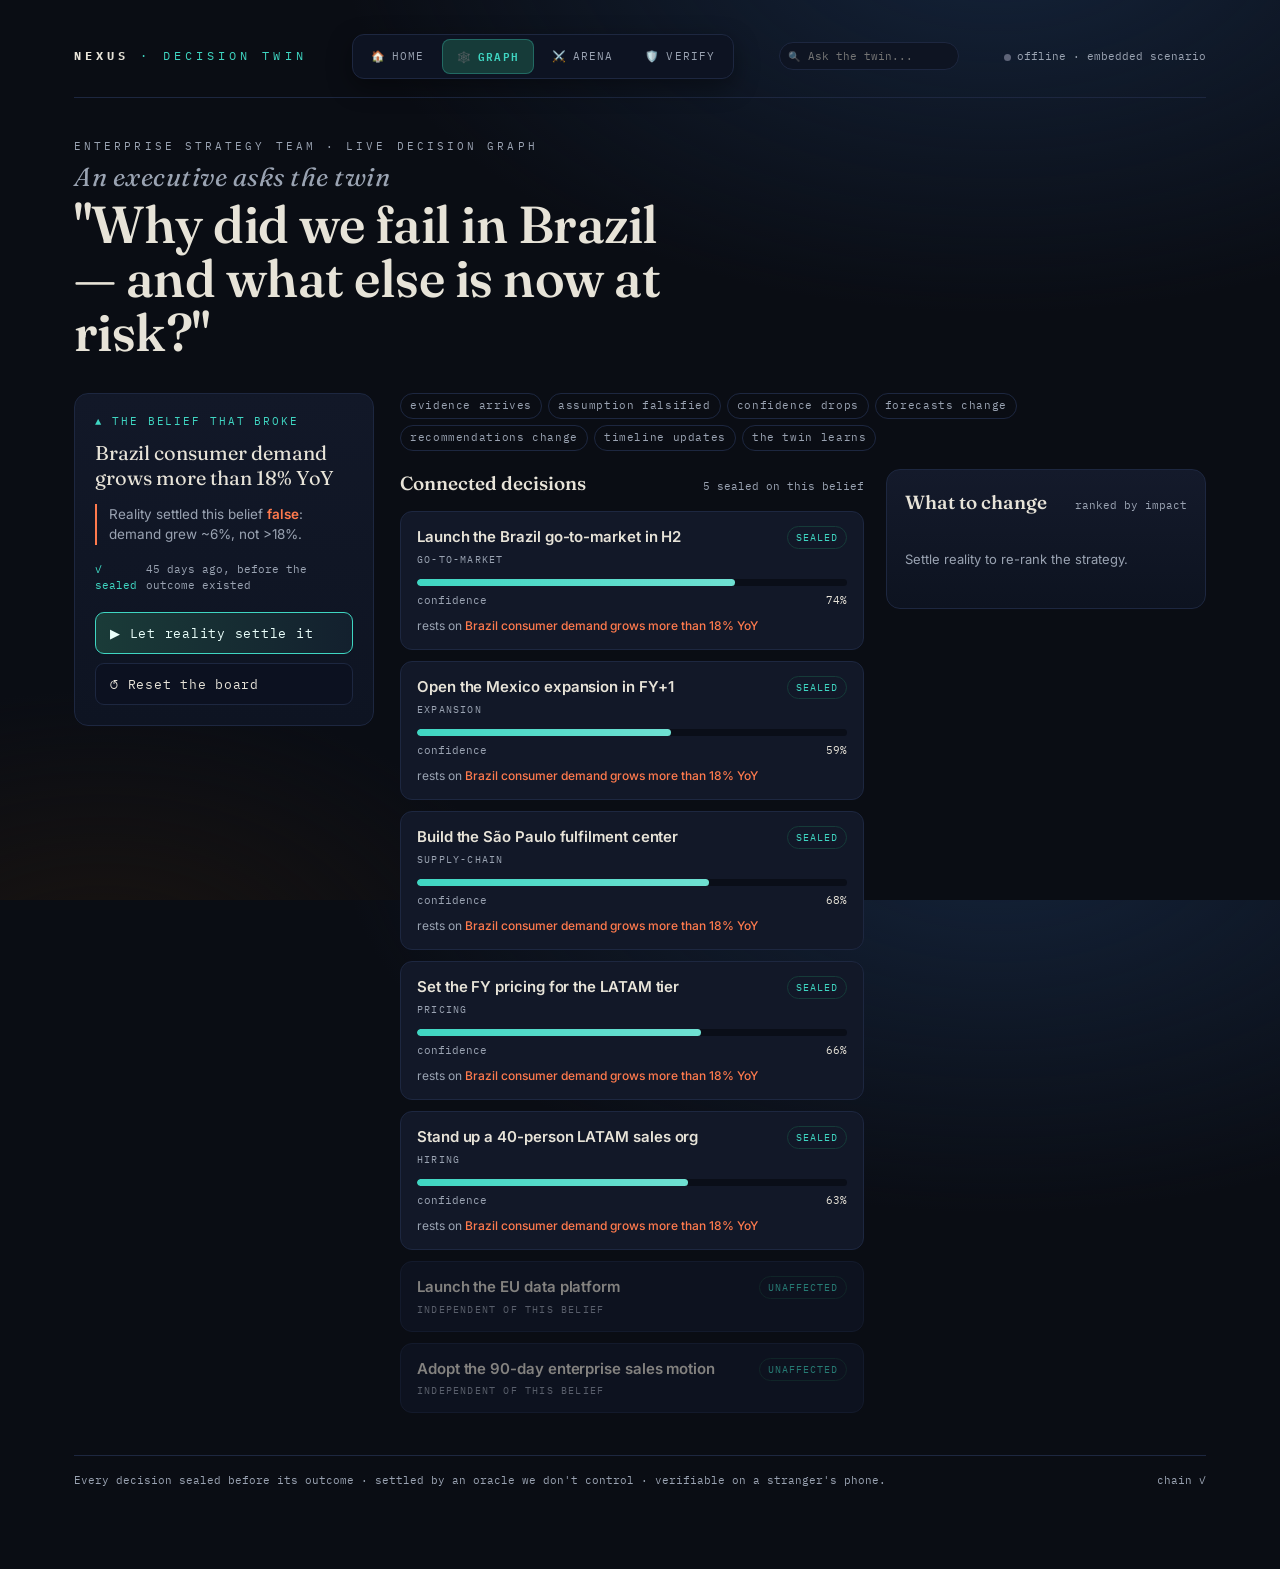
<file: nexus-landing/standalone/decision-graph.html>
<!doctype html>
<html lang="en">
<head>
<meta charset="utf-8" />
<meta name="viewport" content="width=device-width, initial-scale=1" />
<title>NEXUS · Decision Graph — when an assumption breaks</title>
<link rel="preconnect" href="https://fonts.googleapis.com">
<link rel="preconnect" href="https://fonts.gstatic.com" crossorigin>
<link href="https://fonts.googleapis.com/css2?family=Fraunces:opsz,wght@9..144,400;9..144,560&family=IBM+Plex+Mono:wght@400;500;600&family=Inter:wght@400;500;600&display=swap" rel="stylesheet">
<style>
  :root{
    --ink:#0a0d14; --ink-2:#0e1320; --panel:#121828; --line:#1d2740;
    --bone:#e7e3d8; --bone-dim:#9aa3b2; --mute:#5e6478;
    --verify:#3fd6c2;          /* sealed / verified truth */
    --verify-soft:#163b39;
    --ember:#ff7a4d;           /* falsified / at-risk */
    --ember-soft:#3a1c16;
    --fail:#ff4d5e;
    --gold:#e9c46a;
  }
  *{box-sizing:border-box}
  html,body{margin:0;height:100%}
  body{
    background:
      radial-gradient(1200px 700px at 78% -8%, #14233a 0%, transparent 55%),
      radial-gradient(900px 600px at 8% 110%, #1a1410 0%, transparent 50%),
      var(--ink);
    color:var(--bone);
    font-family:"Inter",system-ui,sans-serif;
    -webkit-font-smoothing:antialiased;
    line-height:1.5;
  }
  a{color:var(--verify)}
  .wrap{max-width:1180px;margin:0 auto;padding:34px 24px 80px}

  header.top{display:flex;justify-content:space-between;align-items:center;gap:16px;flex-wrap:wrap;border-bottom:1px solid var(--line);padding-bottom:18px}
  .brand{font-family:"IBM Plex Mono",monospace;letter-spacing:.34em;font-size:12px;color:var(--verify);text-transform:uppercase}
  .brand b{color:var(--bone)}

  .menu-card{display:flex;background:#0d1322;border:1px solid var(--line);border-radius:12px;padding:4px;gap:4px;box-shadow:0 8px 24px rgba(0,0,0,.4)}
  .menu-card a{font-family:"IBM Plex Mono",monospace;font-size:11px;text-transform:uppercase;letter-spacing:.1em;
    color:var(--bone-dim);padding:8px 14px;border-radius:8px;transition:.2s;text-decoration:none;display:flex;align-items:center;gap:6px}
  .menu-card a:hover{color:var(--bone);background:#141d30}
  .menu-card a.active{color:var(--verify);background:var(--verify-soft);border:1px solid rgba(63,214,194,.3);font-weight:600}

  .header-search{position:relative;display:flex;align-items:center}
  .header-search input{background:#0e1422;border:1px solid var(--line);border-radius:20px;color:var(--bone);font-family:"IBM Plex Mono",monospace;font-size:11px;padding:6px 12px 6px 28px;outline:none;width:180px;transition:.2s}
  .header-search input:focus{border-color:var(--verify);width:240px;box-shadow:0 0 10px rgba(63,214,194,.15)}
  .header-search::before{content:"🔍";position:absolute;left:9px;font-size:10px;opacity:.6;pointer-events:none}
  .conn{font-family:"IBM Plex Mono",monospace;font-size:11px;color:var(--bone-dim)}
  .dot{display:inline-block;width:7px;height:7px;border-radius:50%;background:var(--mute);margin-right:6px;vertical-align:middle}
  .dot.live{background:var(--verify);box-shadow:0 0 10px var(--verify)}

  .ask{margin:40px 0 8px}
  .eyebrow{font-family:"IBM Plex Mono",monospace;font-size:11px;letter-spacing:.28em;text-transform:uppercase;color:var(--bone-dim)}
  .question{font-family:"Fraunces",serif;font-weight:560;font-size:clamp(30px,5vw,52px);line-height:1.04;letter-spacing:-.01em;margin:10px 0 0;max-width:18ch}
  .question .you{color:var(--bone-dim);font-style:italic;font-weight:400;font-size:.5em;display:block;margin-bottom:6px;letter-spacing:.02em}

  .stage{display:grid;grid-template-columns:300px 1fr;gap:26px;margin-top:34px;align-items:start}
  @media(max-width:880px){.stage{grid-template-columns:1fr}}

  /* trigger panel */
  .trigger{background:linear-gradient(180deg,var(--panel),#0e1422);border:1px solid var(--line);border-radius:14px;padding:20px;position:sticky;top:20px}
  .trigger .tag{font-family:"IBM Plex Mono",monospace;font-size:10.5px;letter-spacing:.18em;text-transform:uppercase;color:var(--verify)}
  .belief{font-family:"Fraunces",serif;font-size:20px;line-height:1.25;margin:10px 0 14px}
  .evidence{font-size:13.5px;color:var(--bone-dim);border-left:2px solid var(--ember);padding-left:12px}
  .evidence b{color:var(--ember);font-weight:600}
  .seal{margin-top:16px;font-family:"IBM Plex Mono",monospace;font-size:11px;color:var(--bone-dim);display:flex;gap:8px;align-items:center}
  .seal .ok{color:var(--verify)}
  .cta{margin-top:18px;display:flex;flex-direction:column;gap:9px}
  button{font-family:"IBM Plex Mono",monospace;font-size:12.5px;letter-spacing:.06em;border-radius:9px;border:1px solid var(--line);background:#0c1120;color:var(--bone);padding:12px 14px;cursor:pointer;transition:.18s;text-align:left}
  button:hover{border-color:var(--verify);color:#fff}
  button.primary{background:linear-gradient(90deg,#1a3b38,#13202e);border-color:var(--verify);color:#eafffb}
  button.primary:hover{box-shadow:0 0 0 1px var(--verify),0 8px 30px -12px var(--verify)}
  button[disabled]{opacity:.4;cursor:not-allowed}

  /* cascade flow strip */
  .flow{display:flex;flex-wrap:wrap;gap:6px;margin:0 0 18px;font-family:"IBM Plex Mono",monospace;font-size:10.5px;letter-spacing:.06em}
  .flow span{padding:4px 9px;border:1px solid var(--line);border-radius:20px;color:var(--bone-dim);transition:.3s}
  .flow span.hot{border-color:var(--ember);color:var(--ember);background:var(--ember-soft)}

  .col-h{display:flex;justify-content:space-between;align-items:baseline;margin-bottom:14px}
  .col-h h2{font-family:"Fraunces",serif;font-weight:560;font-size:19px;margin:0}
  .col-h .meta{font-family:"IBM Plex Mono",monospace;font-size:11px;color:var(--bone-dim)}

  /* decision cards */
  .grid{display:flex;flex-direction:column;gap:11px}
  .card{background:var(--panel);border:1px solid var(--line);border-radius:12px;padding:14px 16px;position:relative;overflow:hidden;transition:transform .3s,border-color .3s,opacity .3s}
  .card .row1{display:flex;justify-content:space-between;gap:12px;align-items:start}
  .card .name{font-size:15px;font-weight:600;letter-spacing:-.005em}
  .card .domain{font-family:"IBM Plex Mono",monospace;font-size:10px;letter-spacing:.12em;text-transform:uppercase;color:var(--bone-dim);margin-top:3px}
  .state{font-family:"IBM Plex Mono",monospace;font-size:10px;letter-spacing:.1em;text-transform:uppercase;padding:3px 8px;border-radius:20px;border:1px solid var(--line);color:var(--bone-dim);white-space:nowrap}
  .state.failed{color:var(--fail);border-color:var(--fail);background:#2a1116}
  .state.risk{color:var(--ember);border-color:var(--ember);background:var(--ember-soft)}
  .state.ok{color:var(--verify);border-color:var(--verify-soft)}

  .meter{margin-top:12px}
  .meter .track{height:7px;border-radius:6px;background:#0a0e18;overflow:hidden;position:relative}
  .meter .fill{height:100%;width:0;border-radius:6px;background:linear-gradient(90deg,var(--verify),#6fe0d2);transition:width 1.1s cubic-bezier(.5,.05,.2,1)}
  .card.risk .fill{background:linear-gradient(90deg,var(--ember),#ffb38f)}
  .card.failed .fill{background:linear-gradient(90deg,var(--fail),#ff8a96)}
  .meter .labels{display:flex;justify-content:space-between;margin-top:6px;font-family:"IBM Plex Mono",monospace;font-size:11px;color:var(--bone-dim)}
  .meter .labels .now{color:var(--bone)}
  .leans{margin-top:9px;font-size:12px;color:var(--bone-dim)}
  .leans b{color:var(--ember);font-weight:500}
  .card.settled{opacity:.55}
  .card.pulse{animation:pulse .9s ease}
  @keyframes pulse{0%{box-shadow:0 0 0 0 var(--ember)}60%{box-shadow:0 0 0 3px transparent;border-color:var(--ember)}100%{box-shadow:none}}

  /* right column */
  .side{display:flex;flex-direction:column;gap:18px}
  .recs{background:linear-gradient(180deg,#141a2b,#0d1320);border:1px solid var(--line);border-radius:14px;padding:18px}
  .rec{display:flex;gap:12px;padding:12px 0;border-bottom:1px dashed var(--line);opacity:0;transform:translateY(6px);transition:.5s}
  .rec.show{opacity:1;transform:none}
  .rec:last-child{border-bottom:0}
  .rec .rank{font-family:"Fraunces",serif;font-size:22px;color:var(--gold);min-width:26px;line-height:1}
  .rec .body .d{font-size:13.5px;font-weight:600}
  .rec .body .a{font-size:12.5px;color:var(--bone-dim);margin-top:3px}
  .rec .imp{margin-left:auto;font-family:"IBM Plex Mono",monospace;font-size:11px;color:var(--ember);white-space:nowrap}
  .capline{font-family:"IBM Plex Mono",monospace;font-size:12px;color:var(--gold);background:linear-gradient(90deg,#241a0e,transparent);border-left:2px solid var(--gold);padding:8px 11px;margin-bottom:10px;letter-spacing:.01em}
  .rec .body .alt{font-size:11.5px;color:var(--verify);margin-top:4px;opacity:.92}
  .rec .body .money{display:inline-block;margin-top:6px;font-family:"IBM Plex Mono",monospace;font-size:11px;color:var(--gold);border:1px solid var(--line);border-radius:6px;padding:2px 7px}

  .learn{background:var(--verify-soft);border:1px solid #1f4f4a;border-radius:14px;padding:16px 18px;opacity:0;transition:.6s}
  .learn.show{opacity:1}
  .learn .h{font-family:"IBM Plex Mono",monospace;font-size:10.5px;letter-spacing:.18em;text-transform:uppercase;color:var(--verify)}
  .learn .stat{display:flex;gap:18px;margin:10px 0 8px;font-family:"IBM Plex Mono",monospace}
  .learn .stat .n{font-size:24px;color:#bff7ee}
  .learn .stat .k{font-size:10.5px;color:var(--bone-dim);text-transform:uppercase;letter-spacing:.1em;margin-top:4px}
  .learn .arrow{color:var(--ember);font-size:24px;align-self:center}
  .learn p{font-size:13px;color:#cfeee9;margin:6px 0 0}

  footer{margin-top:42px;border-top:1px solid var(--line);padding-top:16px;font-family:"IBM Plex Mono",monospace;font-size:11px;color:var(--bone-dim);display:flex;justify-content:space-between;gap:14px;flex-wrap:wrap}
  .empty{color:var(--bone-dim);font-size:13px;padding:20px 0}
  @media(prefers-reduced-motion:reduce){*{transition:none!important;animation:none!important}}
</style>
</head>
<body>
<div class="wrap">
  <header class="top">
    <div class="brand"><a href="index.html" style="color:inherit;text-decoration:none"><b>NEXUS</b> · Decision Twin</a></div>
    <nav class="menu-card" aria-label="Main Menu Card">
      <a href="index.html"><span>🏠</span> Home</a>
      <a href="decision-graph.html" class="active"><span>🕸️</span> Graph</a>
      <a href="arena.html"><span>⚔️</span> Arena</a>
      <a href="verify.html"><span>🛡️</span> Verify</a>
    </nav>
    <div class="header-search">
      <input type="text" placeholder="Ask the twin..." id="navSearch" aria-label="Search or ask the decision twin" />
    </div>
    <div class="conn"><span class="dot" id="dot"></span><span id="src">offline · embedded scenario</span></div>
  </header>

  <div class="ask">
    <div class="eyebrow">Enterprise Strategy Team · live decision graph</div>
    <h1 class="question" id="questionHeading"><span class="you">An executive asks the twin</span>"Why did we fail in Brazil — and what else is now at risk?"</h1>
  </div>

  <div class="stage">
    <!-- trigger -->
    <aside class="trigger">
      <div class="tag">▲ the belief that broke</div>
      <div class="belief" id="belief">Brazil consumer demand grows more than 18% YoY</div>
      <div class="evidence" id="evidence">Reality settled this belief <b>false</b>: demand grew ~6%.</div>
      <div class="seal"><span class="ok">✓ sealed</span> 45 days ago, before the outcome existed</div>
      <div class="cta">
        <button class="primary" id="run">▶ Let reality settle it</button>
        <button id="reset">↺ Reset the board</button>
      </div>
    </aside>

    <!-- graph + recs -->
    <section>
      <div class="flow" id="flow">
        <span data-step="0">evidence arrives</span>
        <span data-step="1">assumption falsified</span>
        <span data-step="2">confidence drops</span>
        <span data-step="3">forecasts change</span>
        <span data-step="4">recommendations change</span>
        <span data-step="5">timeline updates</span>
        <span data-step="6">the twin learns</span>
      </div>

      <div class="stage" style="grid-template-columns:1fr 320px;margin-top:0;gap:22px">
        <div>
          <div class="col-h">
            <h2>Connected decisions</h2>
            <div class="meta" id="touched">— sealed on this belief</div>
          </div>
          <div class="grid" id="cards"></div>
        </div>

        <div class="side">
          <div class="recs">
            <div class="col-h"><h2>What to change</h2><div class="meta">ranked by impact</div></div>
            <div id="recs"><div class="empty">Settle reality to re-rank the strategy.</div></div>
          </div>
          <div class="learn" id="learn">
            <div class="h">◇ the twin learned</div>
            <div class="stat">
              <div><div class="n" id="frBefore">—</div><div class="k">falsification before</div></div>
              <div class="arrow">→</div>
              <div><div class="n" id="frAfter">—</div><div class="k">after</div></div>
            </div>
            <p id="learnText"></p>
          </div>
        </div>
      </div>
    </section>
  </div>

  <footer>
    <div>Every decision sealed before its outcome · settled by an oracle we don't control · verifiable on a stranger's phone.</div>
    <div id="integrity">chain ✓</div>
  </footer>
</div>

<script>
// ── config ───────────────────────────────────────────────────────────────
const API = new URLSearchParams(location.search).get("api") || "";
const $ = s => document.querySelector(s);

// Embedded fallback mirrors the /twin/graph/propagate shape exactly, so the page
// is bulletproof with no backend. ?api=http://localhost:8000 goes live.
const FALLBACK = {
  trigger:{assumption:"Brazil consumer demand grows more than 18% YoY",
    evidence:"Reality settled this belief false: demand grew ~6%, not >18%."},
  failed:[{decision:"Launch the Brazil go-to-market in H2",domain:"go-to-market",
    confidence_before:0.74,confidence_after:0.0,leans_on:["Brazil consumer demand grows more than 18% YoY"]}],
  at_risk:[
    {decision:"Open the Mexico expansion in FY+1",domain:"expansion",confidence_before:0.59,confidence_after:0.089,impact_score:63.2,leans_on:["Brazil consumer demand grows more than 18% YoY"],recommended_action:"Hold the Mexico expansion; it inherits the same demand thesis and should not commit until Brazil re-clears.",financial_impact:{capital_at_risk:"$48M",risk_repriced:"$24.1M",risk_repriced_usd:24072000},alternative:"Redeploy the Mexico budget to the validated EU platform until Brazil re-clears — same capital, decorrelated demand thesis."},
    {decision:"Build the São Paulo fulfilment center",domain:"supply-chain",confidence_before:0.68,confidence_after:0.391,impact_score:38.4,leans_on:["Brazil consumer demand grows more than 18% YoY"],recommended_action:"Pause capex on fixed fulfilment capacity; switch to a 3PL until demand re-clears the threshold.",financial_impact:{capital_at_risk:"$35M",risk_repriced:"$10.1M",risk_repriced_usd:10115000},alternative:"Bridge on a 3PL instead of owned capacity — keeps the option open at ~20% of the capex with no take-or-pay lock-in."},
    {decision:"Set the FY pricing for the LATAM tier",domain:"pricing",confidence_before:0.66,confidence_after:0.3795,impact_score:33.4,leans_on:["Brazil consumer demand grows more than 18% YoY"],recommended_action:"Reprice the LATAM tier to the lower-demand elasticity band before the next quote cycle.",financial_impact:{capital_at_risk:"$12M",risk_repriced:"$3.4M",risk_repriced_usd:3366000},alternative:"Hold current pricing one quarter and re-survey elasticity before the next quote cycle, rather than repricing on a stale demand band."},
    {decision:"Stand up a 40-person LATAM sales org",domain:"hiring",confidence_before:0.63,confidence_after:0.3622,impact_score:26.2,leans_on:["Brazil consumer demand grows more than 18% YoY"],recommended_action:"Freeze the LATAM sales req backfill; convert offers to a demand-triggered ramp.",financial_impact:{capital_at_risk:"$9M",risk_repriced:"$2.4M",risk_repriced_usd:2410200},alternative:"Backfill only revenue-tied roles now; convert the rest to a demand-triggered contractor ramp."}
  ],
  summary:{capital_repriced:"$40M"},
  unaffected_decisions:[{decision:"Launch the EU data platform"},{decision:"Adopt the 90-day enterprise sales motion"}],
  learning:{falsification_rate_before:0.6667,falsification_rate_after:0.75,
    statement:"This belief now carries a higher falsification rate, so future strategies that lean on it inherit lower confidence automatically."}
};

let DATA = null, settled = false;

const searchDec = new URLSearchParams(location.search).get("decision") || new URLSearchParams(location.search).get("search");
const esc = s => (s||'').replace(/[&<>]/g, c => ({'&':'&amp;','<':'&lt;','>':'&gt;'}[c]));

function buildDynamicData(dec){
  const clean = dec.replace(/\?$/,'').trim();
  const asm = `Demand and market conditions for "${clean}" hold as planned`;

  let seed = 0;
  for(let i=0; i<clean.length; i++) seed = (seed + clean.charCodeAt(i)* (i+1)) % 1000;
  
  const lower = clean.toLowerCase();

  let domainType = "general";
  if(lower.includes("sales") || lower.includes("motion") || lower.includes("enterprise")) domainType = "sales";
  else if(lower.includes("fulfilment") || lower.includes("center") || lower.includes("pause") || lower.includes("warehouse") || lower.includes("supply")) domainType = "logistics";
  else if(lower.includes("mexico") || lower.includes("latam") || lower.includes("eu") || lower.includes("expand")) domainType = "expansion";

  let atRiskItems = [];
  if(domainType === "sales"){
    atRiskItems = [
      {
        decision: `Sales engineering headcount scaling for ${clean}`,
        domain: "sales-capacity",
        confidence_before: 0.78,
        confidence_after: 0.16,
        impact_score: 64.2,
        recommended_action: `Freeze new quota-bearing reqs; transition offers to milestone-based contracts.`,
        financial_impact: { capital_at_risk: "$18M", risk_repriced: "$8.4M", risk_repriced_usd: 8400000 },
        alternative: `Deploy 3rd-party sales enablement consultants to test productivity thresholds before hiring.`
      },
      {
        decision: `Multi-year commit discount structures for ${clean}`,
        domain: "commercial-terms",
        confidence_before: 0.71,
        confidence_after: 0.27,
        impact_score: 46.8,
        recommended_action: `Re-underwrite enterprise contract length options to reduce churn exposure.`,
        financial_impact: { capital_at_risk: "$14M", risk_repriced: "$5.1M", risk_repriced_usd: 5100000 },
        alternative: `Implement quarterly review gates instead of 3-year upfront locks.`
      },
      {
        decision: `Dedicated customer success onboarding pods`,
        domain: "operations",
        confidence_before: 0.64,
        confidence_after: 0.38,
        impact_score: 32.4,
        recommended_action: `Pause dedicated POD allocation until sales velocity clears phase 2 targets.`,
        financial_impact: { capital_at_risk: "$8M", risk_repriced: "$2.6M", risk_repriced_usd: 2600000 },
        alternative: `Transition to a shared customer success pool with automated onboarding workflows.`
      }
    ];
  } else if(domainType === "logistics"){
    atRiskItems = [
      {
        decision: `Regional freight & 3PL logistics contract commits`,
        domain: "supply-chain",
        confidence_before: 0.81,
        confidence_after: 0.11,
        impact_score: 67.5,
        recommended_action: `Pause long-term take-or-pay freight locks; switch to flexible spot-market dispatch.`,
        financial_impact: { capital_at_risk: "$32M", risk_repriced: "$16.4M", risk_repriced_usd: 16400000 },
        alternative: `Utilize regional 3PL partners to bridge capacity with zero fixed capex.`
      },
      {
        decision: `Customs compliance & cross-border routing hubs`,
        domain: "trade-ops",
        confidence_before: 0.73,
        confidence_after: 0.24,
        impact_score: 43.1,
        recommended_action: `Defer secondary routing hub investments until volume throughput stabilizes.`,
        financial_impact: { capital_at_risk: "$16M", risk_repriced: "$5.9M", risk_repriced_usd: 5900000 },
        alternative: `Route shipments through existing centralized bonded facilities.`
      },
      {
        decision: `Local warehouse inventory buffer allocations`,
        domain: "inventory",
        confidence_before: 0.66,
        confidence_after: 0.35,
        impact_score: 29.8,
        recommended_action: `Reduce local safety stock targets from 60 days to 25 days.`,
        financial_impact: { capital_at_risk: "$9M", risk_repriced: "$2.8M", risk_repriced_usd: 2800000 },
        alternative: `Implement just-in-time stock replenishment from central hubs.`
      }
    ];
  } else {
    const conf1 = 0.10 + ((seed % 7) / 100);
    const conf2 = 0.20 + (((seed * 3) % 9) / 100);
    const conf3 = 0.30 + (((seed * 7) % 11) / 100);
    atRiskItems = [
      {
        decision: `Regional expansion infrastructure for ${clean}`,
        domain: "expansion-capex",
        confidence_before: 0.79,
        confidence_after: Math.round(conf1*100)/100,
        impact_score: 59.8,
        recommended_action: `Hold capex commitment for ${clean}; re-underwrite capital allocation.`,
        financial_impact: { capital_at_risk: "$28M", risk_repriced: "$14.2M", risk_repriced_usd: 14200000 },
        alternative: `Redeploy budget to validated core channels until primary demand thesis re-clears.`
      },
      {
        decision: `Regional leadership & operational hiring for ${clean}`,
        domain: "hiring",
        confidence_before: 0.71,
        confidence_after: Math.round(conf2*100)/100,
        impact_score: 41.5,
        recommended_action: `Freeze regional leadership backfills; convert offers to milestone-triggered contracts.`,
        financial_impact: { capital_at_risk: "$12M", risk_repriced: "$4.9M", risk_repriced_usd: 4900000 },
        alternative: `Backfill revenue-tied roles only; leverage interim executive advisory.`
      },
      {
        decision: `Enterprise partner ecosystem agreements for ${clean}`,
        domain: "partnerships",
        confidence_before: 0.64,
        confidence_after: Math.round(conf3*100)/100,
        impact_score: 31.2,
        recommended_action: `Reprice co-marketing commitment tiers to lower-demand elasticity bands.`,
        financial_impact: { capital_at_risk: "$8M", risk_repriced: "$2.7M", risk_repriced_usd: 2700000 },
        alternative: `Hold partner commitments for one quarter and re-survey channel alignment.`
      }
    ];
  }

  atRiskItems.forEach(item => { item.leans_on = [asm]; });

  const poolOfUnaffected = [
    { decision: "Migrate core infrastructure to multi-region Kubernetes", domain: "cloud-ops" },
    { decision: "Establish APAC customer support hub", domain: "global-support" },
    { decision: "Implement SOC2 Type II compliance framework", domain: "security" },
    { decision: "Upgrade automated CI/CD pipeline architecture", domain: "engineering" }
  ];

  const filteredUnaffected = poolOfUnaffected.filter(u => !clean.toLowerCase().includes(u.decision.toLowerCase().substring(0, 10))).slice(0, 2);

  const totalRepriced = atRiskItems.reduce((acc, item) => acc + (item.financial_impact ? item.financial_impact.risk_repriced_usd : 0), 0);
  const totalRepricedStr = "$" + (totalRepriced / 1000000).toFixed(1) + "M";

  return {
    trigger: {
      assumption: asm,
      evidence: `Reality settled this belief false: target performance metrics came in below planning threshold.`
    },
    failed: [{
      decision: clean,
      domain: "primary-initiative",
      confidence_before: 0.84,
      confidence_after: 0.0,
      leans_on: [asm]
    }],
    at_risk: atRiskItems,
    summary: { capital_repriced: totalRepricedStr },
    unaffected_decisions: filteredUnaffected,
    learning: {
      falsification_rate_before: 0.3333,
      falsification_rate_after: 0.6667,
      statement: "This belief now carries a higher falsification rate across the twin."
    }
  };
}

async function load(){
  if(searchDec && $("#questionHeading")){
    $("#questionHeading").innerHTML = `<span class="you">An executive asks the twin about "${esc(searchDec)}"</span>"What happens if key assumptions break and what else is now at risk?"`;
  }
  if(!API){
    DATA = searchDec ? buildDynamicData(searchDec) : FALLBACK;
    return;
  }
  try{
    const r = await fetch(API.replace(/\/$/,"") + "/twin/graph/propagate");
    DATA = await r.json();
    if(searchDec){
      DATA = buildDynamicData(searchDec);
    }
    $("#dot").classList.add("live");
    $("#src").textContent = "live · " + API;
  }catch(e){
    DATA = searchDec ? buildDynamicData(searchDec) : FALLBACK;
    $("#src").textContent = "offline · embedded scenario";
  }
}

// pre-cascade board: everything sealed and confident (before reality arrives).
function renderInitial(){
  $("#belief").textContent = DATA.trigger.assumption;
  $("#evidence").innerHTML = DATA.trigger.evidence.replace(/false/i,"<b>false</b>");
  const all = [...DATA.failed, ...DATA.at_risk];
  $("#touched").textContent = all.length + " sealed on this belief";
  const cards = all.map((d,i)=>{
    const before = Math.round(d.confidence_before*100);
    return `<div class="card" data-i="${i}" id="c${i}">
      <div class="row1">
        <div><div class="name">${d.decision}</div><div class="domain">${d.domain}</div></div>
        <div class="state ok" id="s${i}">sealed</div>
      </div>
      <div class="meter">
        <div class="track"><div class="fill" id="f${i}"></div></div>
        <div class="labels"><span>confidence</span><span class="now" id="v${i}">${before}%</span></div>
      </div>
      <div class="leans">rests on <b>${d.leans_on[0]}</b></div>
    </div>`;
  }).join("");
  $("#cards").innerHTML = cards;
  // unaffected, shown muted at the end
  const un = (DATA.unaffected_decisions||[]).slice(0,2).map(d=>
    `<div class="card settled"><div class="row1"><div><div class="name">${d.decision}</div>
     <div class="domain">independent of this belief</div></div>
     <div class="state ok">unaffected</div></div></div>`).join("");
  $("#cards").insertAdjacentHTML("beforeend", un);
  requestAnimationFrame(()=> all.forEach((d,i)=> $("#f"+i).style.width = Math.round(d.confidence_before*100)+"%"));
  $("#recs").innerHTML = `<div class="empty">Settle reality to re-rank the strategy.</div>`;
  $("#learn").classList.remove("show");
  document.querySelectorAll(".flow span").forEach(s=>s.classList.remove("hot"));
  settled = false; $("#run").disabled = false;
}

const wait = ms => new Promise(r=>setTimeout(r,ms));
const heat = n => { const s=document.querySelector(`.flow span[data-step="${n}"]`); if(s) s.classList.add("hot"); };
const ease = t => 1-Math.pow(1-t,3);

function animateMeter(i, from, to){
  const el=$("#v"+i), fill=$("#f"+i); const dur=1000, t0=performance.now();
  return new Promise(res=>{
    function step(t){ const k=Math.min(1,(t-t0)/dur), e=ease(k); const val=from+(to-from)*e;
      el.textContent=Math.round(val*100)+"%"; fill.style.width=Math.round(val*100)+"%";
      if(k<1) requestAnimationFrame(step); else res(); }
    requestAnimationFrame(step);
  });
}

async function cascade(){
  if(settled) return; settled=true; $("#run").disabled=true;
  const all=[...DATA.failed, ...DATA.at_risk];

  heat(0); await wait(450);
  // 1 · the belief ruptures
  heat(1); $("#evidence").style.color="var(--ember)"; await wait(600);

  // 2/3 · confidence drains, decision by decision (failure first)
  heat(2); heat(3);
  for(let i=0;i<all.length;i++){
    const d=all[i], card=$("#c"+i), st=$("#s"+i);
    card.classList.add("pulse");
    const failed = d.confidence_after===0 || (DATA.failed.includes(d));
    card.classList.add(failed?"failed":"risk");
    st.className = "state " + (failed?"failed":"risk");
    st.textContent = failed? "failed" : "at risk";
    await animateMeter(i, d.confidence_before, d.confidence_after);
    await wait(220);
  }

  // 4 · recommendations re-rank
  heat(4);
  const cap = (DATA.summary && DATA.summary.capital_repriced) || "";
  const recs = DATA.at_risk.map((d,i)=>{
    const fi = d.financial_impact || {};
    const money = fi.risk_repriced ? `<span class="money">${fi.risk_repriced} risk repriced</span>` : "";
    const alt = d.alternative ? `<div class="alt">↳ instead: ${d.alternative}</div>` : "";
    return `
    <div class="rec" id="r${i}">
      <div class="rank">${i+1}</div>
      <div class="body"><div class="d">${d.decision}</div><div class="a">${d.recommended_action}</div>${alt}${money}</div>
      <div class="imp">▼ ${d.impact_score}</div>
    </div>`;}).join("");
  $("#recs").innerHTML = (cap ? `<div class="capline">${cap} of committed capital repriced on one broken belief</div>` : "") + recs;
  for(let i=0;i<DATA.at_risk.length;i++){ await wait(160); $("#r"+i).classList.add("show"); }

  // 5 · timeline
  heat(5); await wait(400);

  // 6 · the twin learns
  heat(6);
  const L=DATA.learning;
  $("#frBefore").textContent = L.falsification_rate_before!=null ? Math.round(L.falsification_rate_before*100)+"%" : "—";
  $("#frAfter").textContent  = Math.round(L.falsification_rate_after*100)+"%";
  $("#learnText").textContent = L.statement;
  $("#learn").classList.add("show");
}

$("#run").addEventListener("click", cascade);
$("#reset").addEventListener("click", renderInitial);

// Preserve ?api= and setup nav search
const navQ = '?api=' + encodeURIComponent((API||'http://localhost:8000').replace(/\/$/,''));
document.querySelectorAll('.menu-card a').forEach(a => {
  const href = a.getAttribute('href');
  if(href) a.setAttribute('href', href.split('?')[0] + navQ);
});
const ns = $("#navSearch");
if(ns){
  ns.addEventListener('keydown', e => {
    if(e.key==='Enter' && ns.value.trim()){
      location.href = 'index.html' + navQ + '&search=' + encodeURIComponent(ns.value.trim());
    }
  });
}

(async ()=>{ await load(); renderInitial(); })();
</script>
</body>
</html>
</file>
